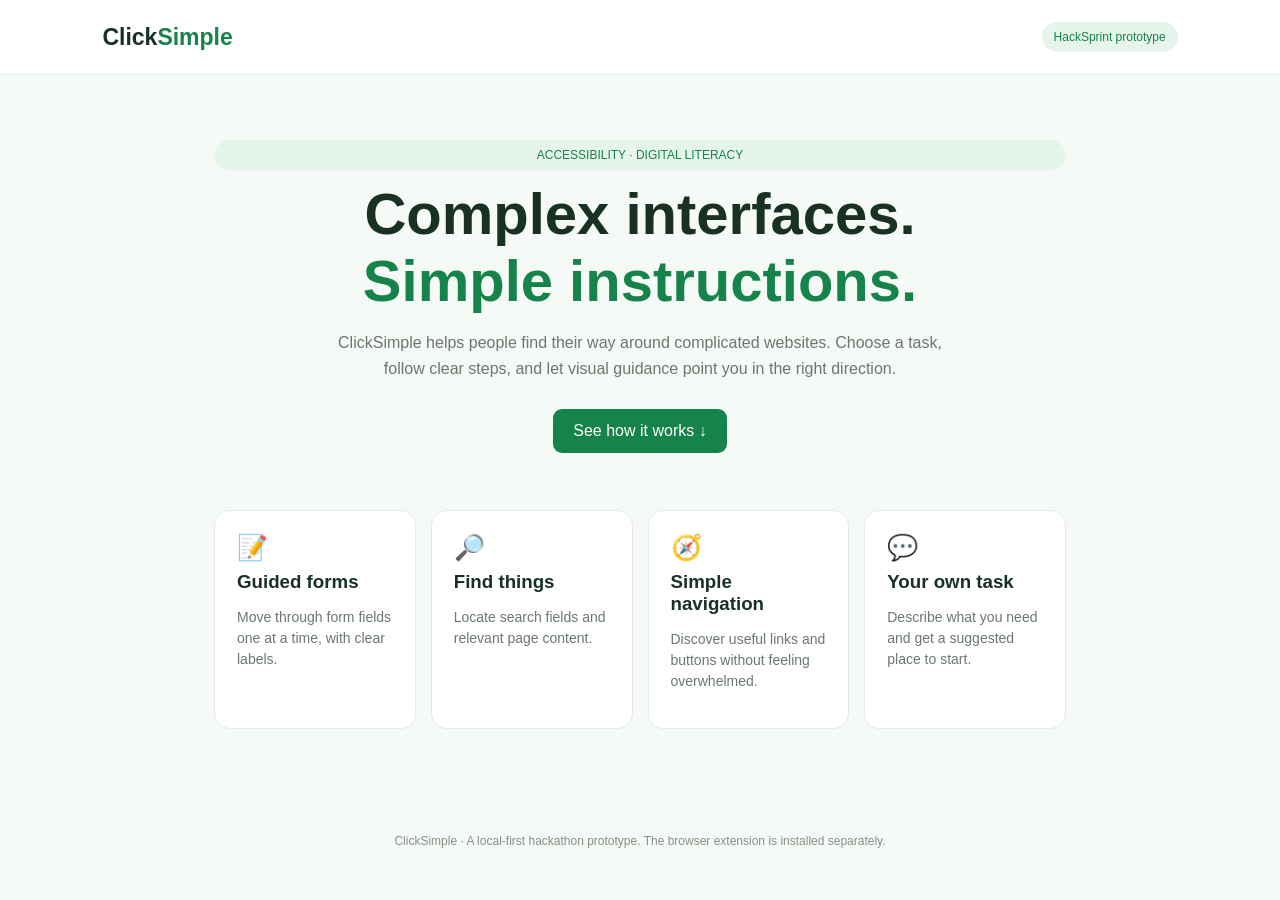
<file: version 1.0.0 -initial/demo/index.html>
<!doctype html>
<html lang="en">
<head>
<meta charset="utf-8"><meta name="viewport" content="width=device-width,initial-scale=1">
<title>ClickSimple — Guided browsing</title>
<style>
*{box-sizing:border-box}body{margin:0;font-family:Arial,sans-serif;color:#193024;background:#f6faf7}header{padding:22px 8%;display:flex;justify-content:space-between;align-items:center;background:white;border-bottom:1px solid #e4eee7}.logo{font-size:23px;font-weight:800}.logo span{color:#16834a}.tag{font-size:12px;color:#16834a;background:#e6f5eb;padding:8px 12px;border-radius:20px}main{max-width:900px;margin:65px auto;padding:0 24px}.hero{text-align:center}.hero h1{font-size:clamp(34px,6vw,58px);margin:10px}.hero p{color:#68786e;line-height:1.6;max-width:620px;margin:16px auto}.btn{display:inline-block;background:#16834a;color:white;text-decoration:none;padding:13px 20px;border-radius:9px;margin:12px 0}.cards{display:grid;grid-template-columns:repeat(auto-fit,minmax(190px,1fr));gap:15px;margin-top:45px}.card{background:white;border:1px solid #e2ece5;border-radius:15px;padding:22px}.card h3{margin:9px 0}.card p{color:#6b786f;font-size:14px;line-height:1.5}.icon{font-size:25px}footer{text-align:center;color:#849087;font-size:12px;padding:40px}
</style>
</head>
<body>
<header><div class="logo">Click<span>Simple</span></div><div class="tag">HackSprint prototype</div></header>
<main>
<section class="hero"><div class="tag">ACCESSIBILITY · DIGITAL LITERACY</div><h1>Complex interfaces.<br><span style="color:#16834a">Simple instructions.</span></h1><p>ClickSimple helps people find their way around complicated websites. Choose a task, follow clear steps, and let visual guidance point you in the right direction.</p><a class="btn" href="#how">See how it works ↓</a></section>
<section class="cards" id="how">
<div class="card"><div class="icon">📝</div><h3>Guided forms</h3><p>Move through form fields one at a time, with clear labels.</p></div>
<div class="card"><div class="icon">🔎</div><h3>Find things</h3><p>Locate search fields and relevant page content.</p></div>
<div class="card"><div class="icon">🧭</div><h3>Simple navigation</h3><p>Discover useful links and buttons without feeling overwhelmed.</p></div>
<div class="card"><div class="icon">💬</div><h3>Your own task</h3><p>Describe what you need and get a suggested place to start.</p></div>
</section>
</main>
<footer>ClickSimple · A local-first hackathon prototype. The browser extension is installed separately.</footer>
</body>
</html>
</file>
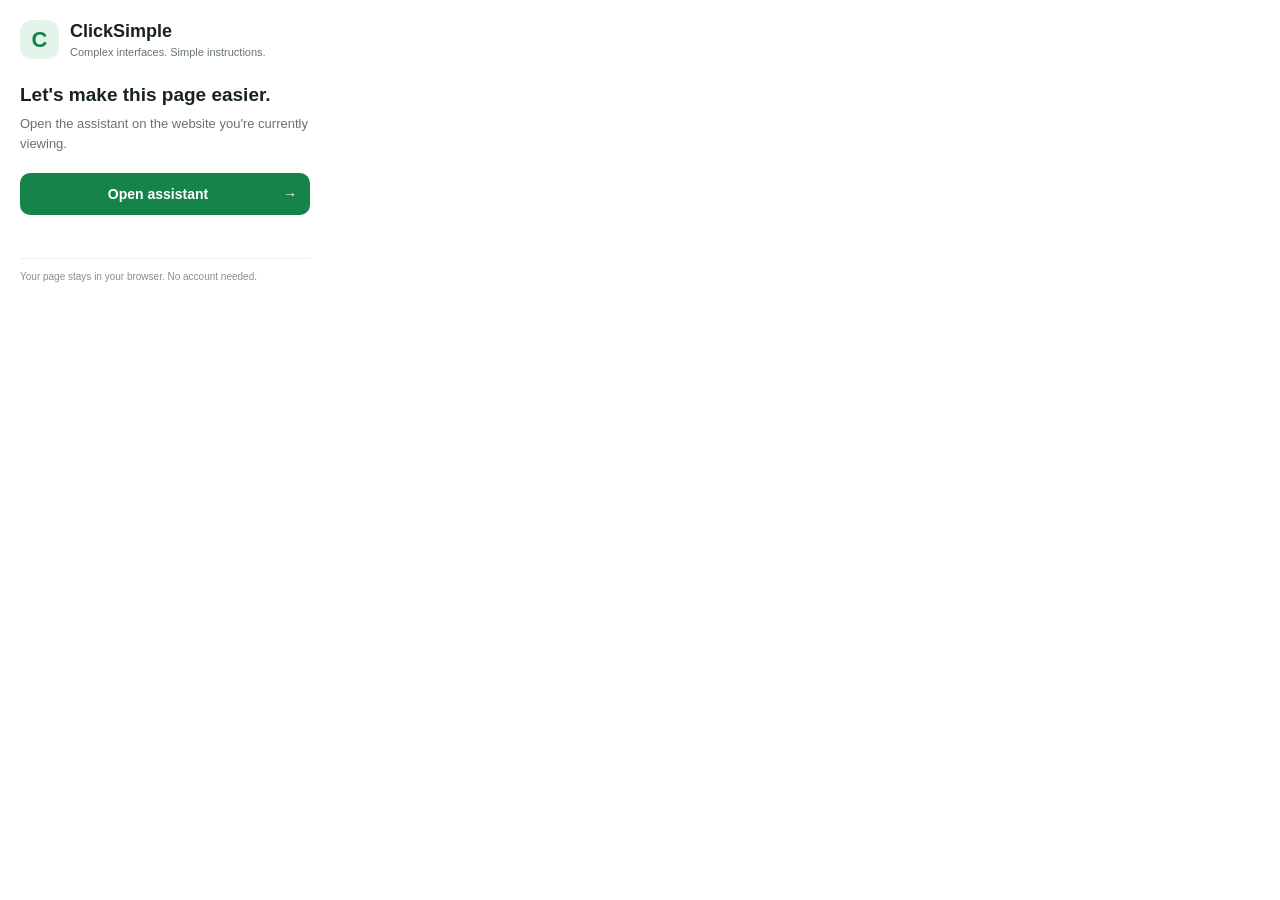
<file: version 1.0.0 -initial/popup.html>
<!DOCTYPE html>
<html lang="en">
<head>
  <meta charset="UTF-8">
  <meta name="viewport" content="width=device-width, initial-scale=1.0">
  <title>ClickSimple</title>
  <link rel="stylesheet" href="popup.css">
</head>
<body>
  <main class="popup">
    <div class="brand"><span class="mark">C</span><div><h1>ClickSimple</h1><p>Complex interfaces. Simple instructions.</p></div></div>
    <div class="intro">
      <h2>Let's make this page easier.</h2>
      <p>Open the assistant on the website you're currently viewing.</p>
    </div>
    <button id="start">Open assistant <span>→</span></button>
    <p id="status" role="status"></p>
    <div class="foot">Your page stays in your browser. No account needed.</div>
  </main>
  <script src="popup.js"></script>
</body>
</html>
</file>
<file: version 1.0.0 -initial/popup.css>
*{box-sizing:border-box}body{margin:0;width:330px;font-family:Arial,sans-serif;color:#17231d;background:#fff}.popup{padding:20px}.brand{display:flex;gap:11px;align-items:center}.mark{width:39px;height:39px;border-radius:12px;background:#e3f5e9;color:#16834a;display:grid;place-items:center;font-weight:800;font-size:22px}.brand h1{font-size:18px;margin:0}.brand p{font-size:11px;color:#68756d;margin:4px 0 0}.intro{margin:25px 0 20px}.intro h2{font-size:19px;margin:0 0 8px}.intro p{font-size:13px;line-height:1.5;color:#66736b;margin:0}button{width:100%;border:0;border-radius:10px;background:#16834a;color:white;font-size:14px;font-weight:700;padding:13px;cursor:pointer}button:hover{background:#116c3c}button span{float:right}#status{font-size:12px;min-height:16px;color:#a13d30}.foot{border-top:1px solid #edf0ed;margin-top:15px;padding-top:12px;color:#879189;font-size:10px}
</file>
